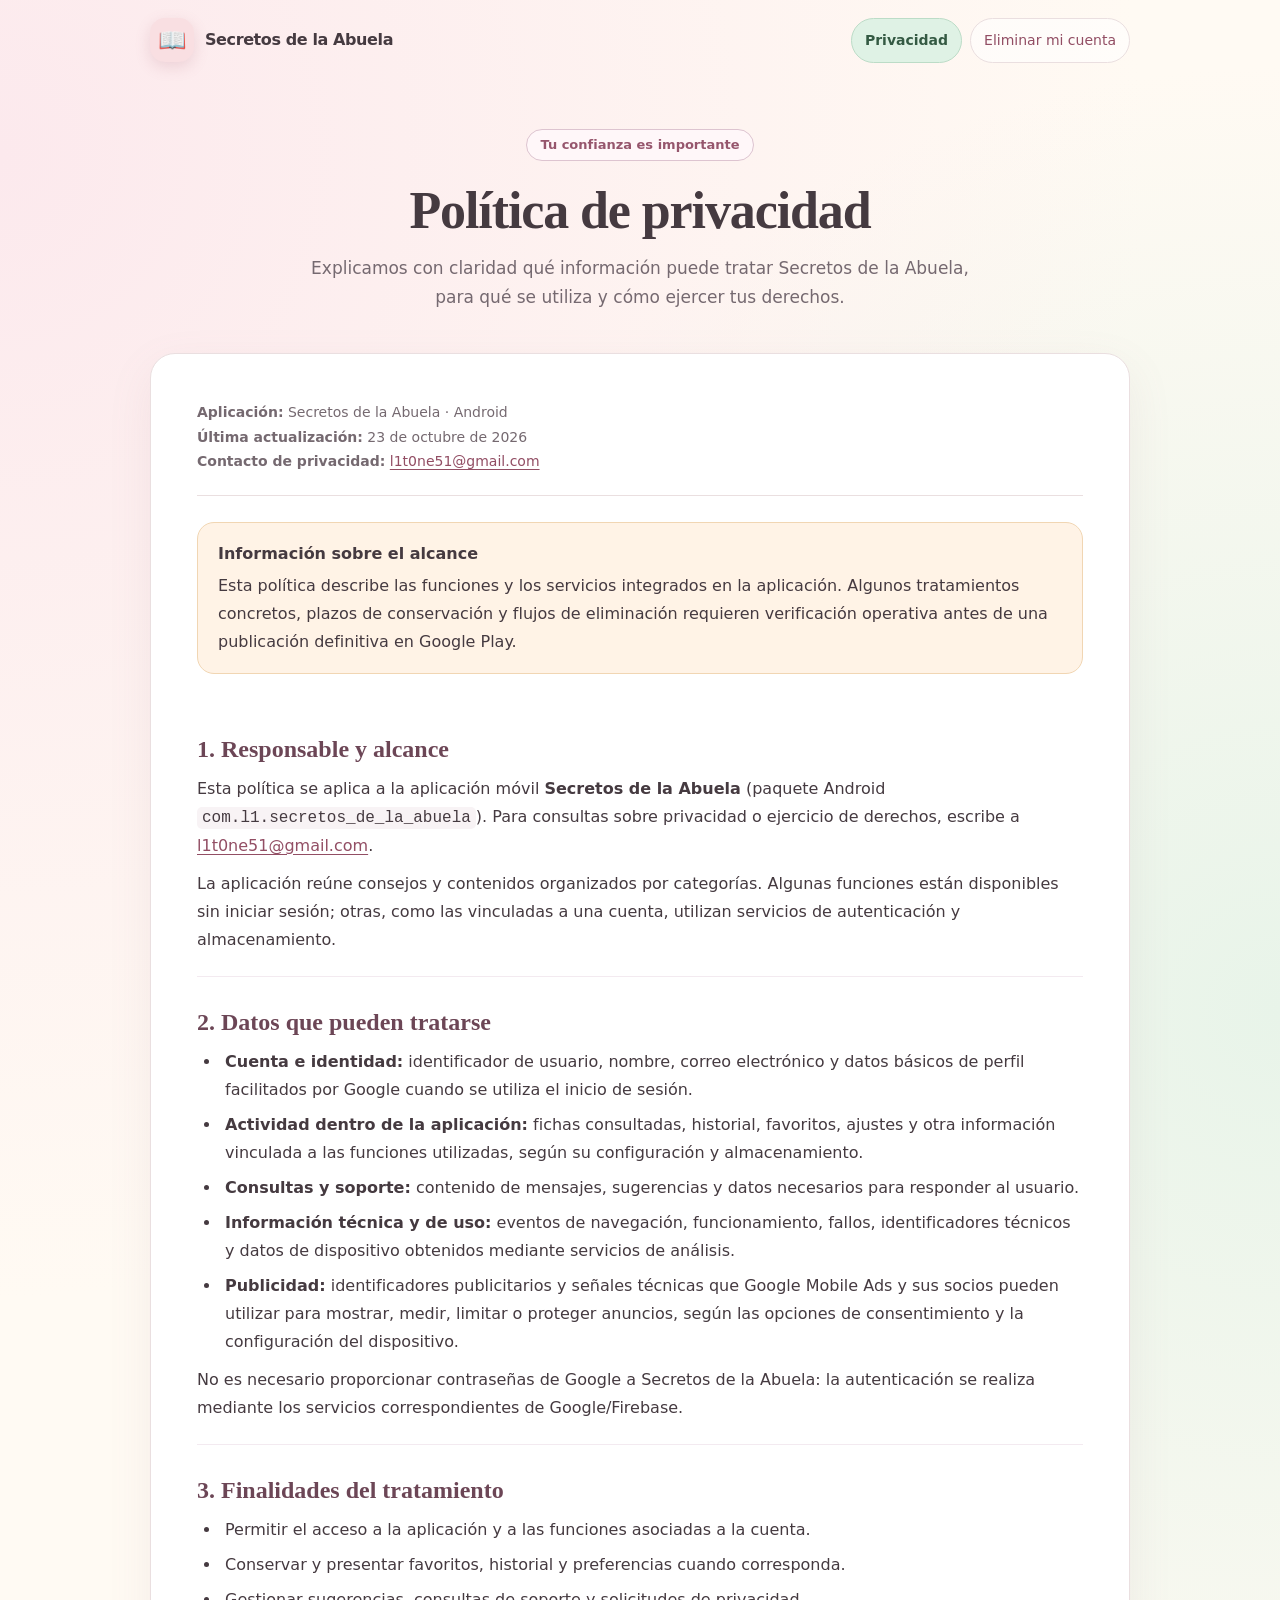
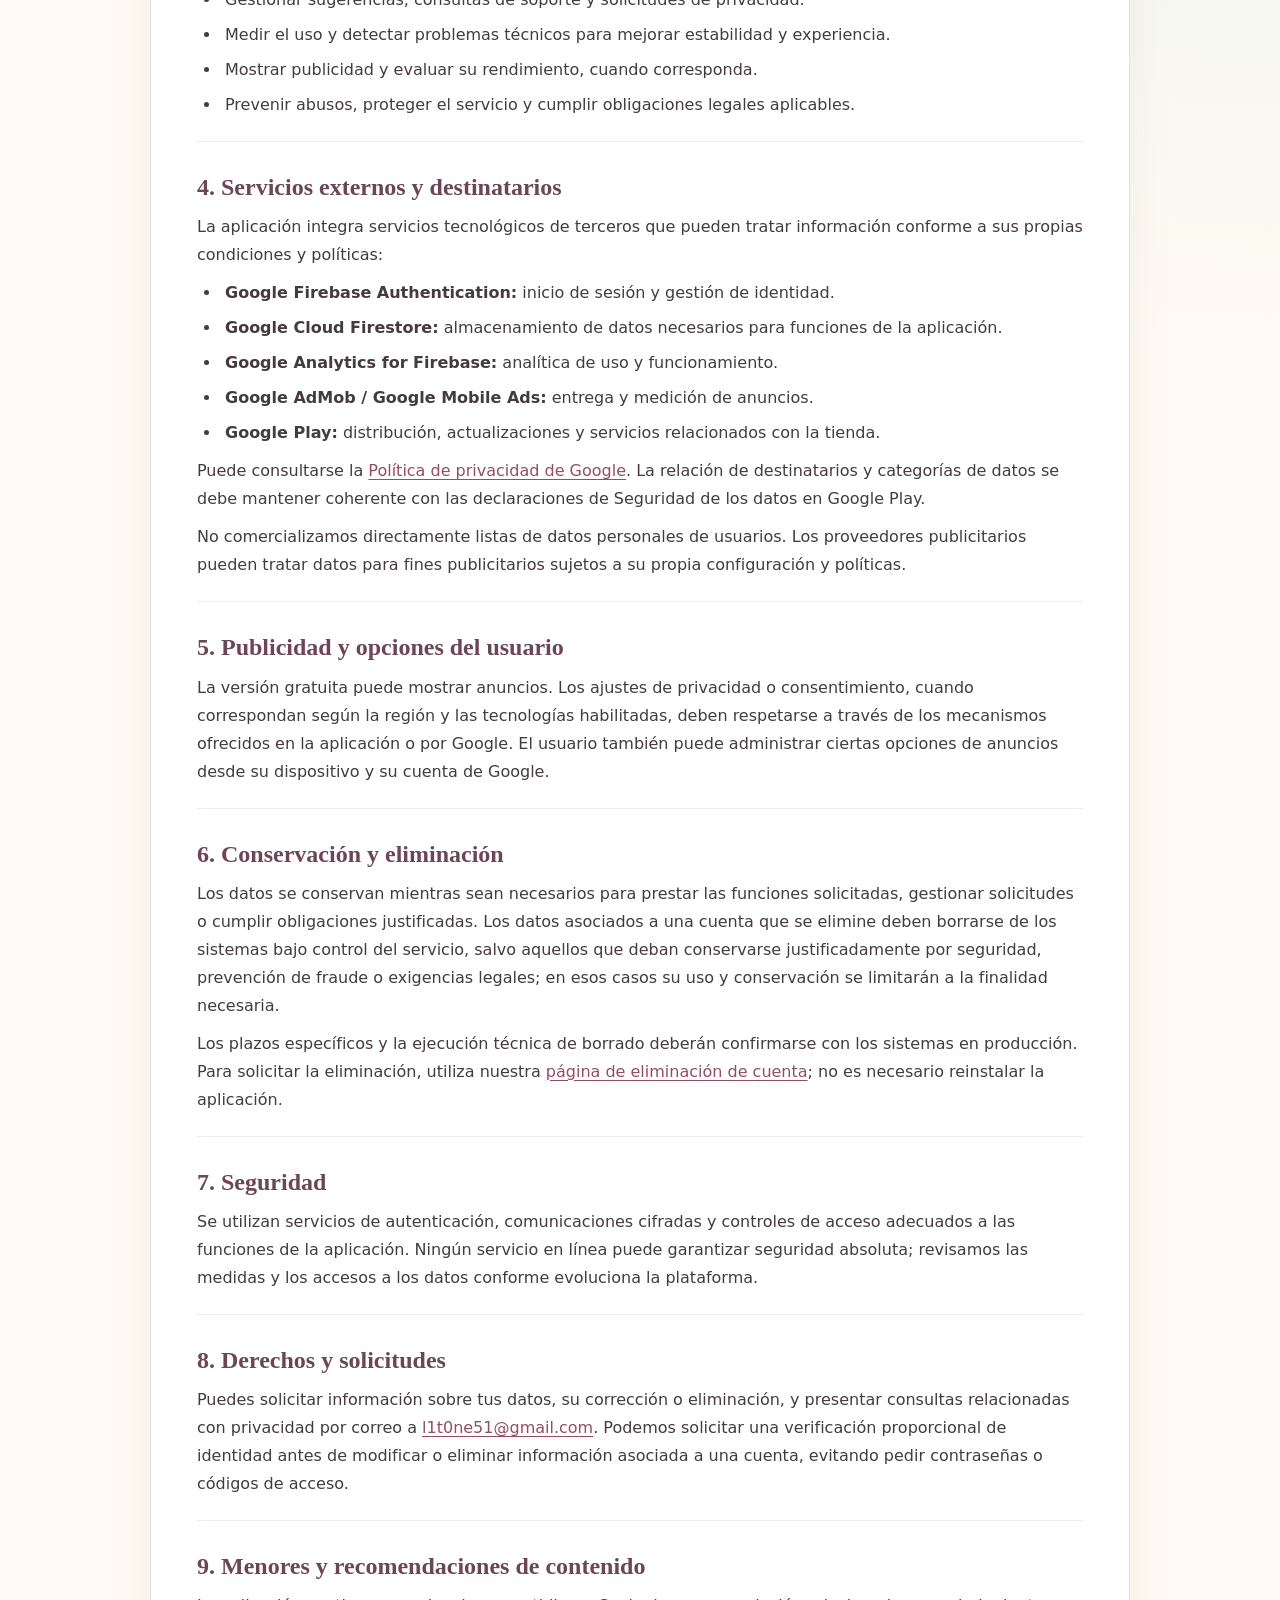
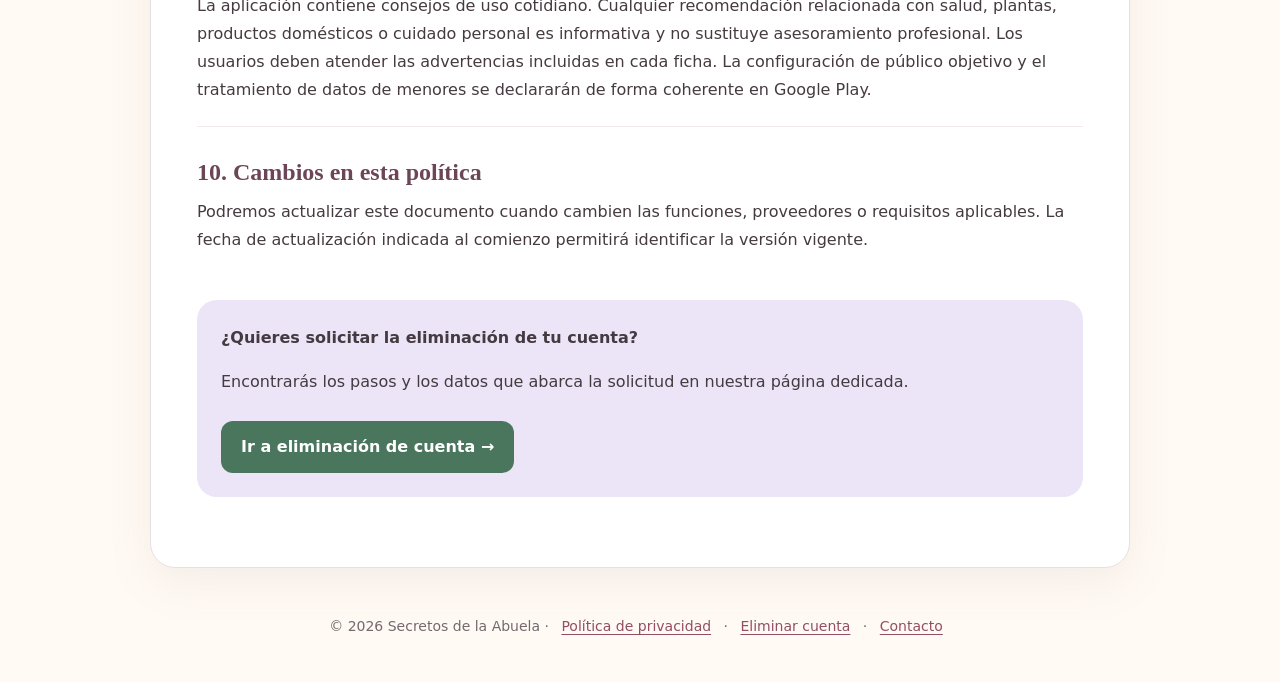
<file: index.html>
<!doctype html>
<html lang="es-419"><head><meta charset="utf-8"><meta name="viewport" content="width=device-width, initial-scale=1"><meta name="description" content="Política de privacidad de la aplicación Android Secretos de la Abuela."><meta name="theme-color" content="#fffaf3"><title>Política de privacidad | Secretos de la Abuela</title><link rel="stylesheet" href="styles.css"></head><body>
<header class="top"><div class="wrap nav"><a class="brand" href="./"><span class="mark" aria-hidden="true">📖</span>Secretos de la Abuela</a><nav class="nav-links" aria-label="Documentos legales"><a aria-current="page" href="./">Privacidad</a><a href="eliminar-cuenta.html">Eliminar mi cuenta</a></nav></div></header>
<main class="wrap"><div class="hero"><span class="eyebrow">Tu confianza es importante</span><h1>Política de privacidad</h1><p class="lead">Explicamos con claridad qué información puede tratar Secretos de la Abuela, para qué se utiliza y cómo ejercer tus derechos.</p></div><article class="content"><div class="meta"><strong>Aplicación:</strong> Secretos de la Abuela · Android<br><strong>Última actualización:</strong> 23 de octubre de 2026<br><strong>Contacto de privacidad:</strong> <a href="mailto:l1t0ne51@gmail.com">l1t0ne51@gmail.com</a></div>
<div class="notice"><strong>Información sobre el alcance</strong>Esta política describe las funciones y los servicios integrados en la aplicación. Algunos tratamientos concretos, plazos de conservación y flujos de eliminación requieren verificación operativa antes de una publicación definitiva en Google Play.</div>
<section class="section"><h2>1. Responsable y alcance</h2><p>Esta política se aplica a la aplicación móvil <strong>Secretos de la Abuela</strong> (paquete Android <code>com.l1.secretos_de_la_abuela</code>). Para consultas sobre privacidad o ejercicio de derechos, escribe a <a href="mailto:l1t0ne51@gmail.com">l1t0ne51@gmail.com</a>.</p><p>La aplicación reúne consejos y contenidos organizados por categorías. Algunas funciones están disponibles sin iniciar sesión; otras, como las vinculadas a una cuenta, utilizan servicios de autenticación y almacenamiento.</p></section>
<section class="section"><h2>2. Datos que pueden tratarse</h2><ul><li><strong>Cuenta e identidad:</strong> identificador de usuario, nombre, correo electrónico y datos básicos de perfil facilitados por Google cuando se utiliza el inicio de sesión.</li><li><strong>Actividad dentro de la aplicación:</strong> fichas consultadas, historial, favoritos, ajustes y otra información vinculada a las funciones utilizadas, según su configuración y almacenamiento.</li><li><strong>Consultas y soporte:</strong> contenido de mensajes, sugerencias y datos necesarios para responder al usuario.</li><li><strong>Información técnica y de uso:</strong> eventos de navegación, funcionamiento, fallos, identificadores técnicos y datos de dispositivo obtenidos mediante servicios de análisis.</li><li><strong>Publicidad:</strong> identificadores publicitarios y señales técnicas que Google Mobile Ads y sus socios pueden utilizar para mostrar, medir, limitar o proteger anuncios, según las opciones de consentimiento y la configuración del dispositivo.</li></ul><p>No es necesario proporcionar contraseñas de Google a Secretos de la Abuela: la autenticación se realiza mediante los servicios correspondientes de Google/Firebase.</p></section>
<section class="section"><h2>3. Finalidades del tratamiento</h2><ul><li>Permitir el acceso a la aplicación y a las funciones asociadas a la cuenta.</li><li>Conservar y presentar favoritos, historial y preferencias cuando corresponda.</li><li>Gestionar sugerencias, consultas de soporte y solicitudes de privacidad.</li><li>Medir el uso y detectar problemas técnicos para mejorar estabilidad y experiencia.</li><li>Mostrar publicidad y evaluar su rendimiento, cuando corresponda.</li><li>Prevenir abusos, proteger el servicio y cumplir obligaciones legales aplicables.</li></ul></section>
<section class="section"><h2>4. Servicios externos y destinatarios</h2><p>La aplicación integra servicios tecnológicos de terceros que pueden tratar información conforme a sus propias condiciones y políticas:</p><ul><li><strong>Google Firebase Authentication:</strong> inicio de sesión y gestión de identidad.</li><li><strong>Google Cloud Firestore:</strong> almacenamiento de datos necesarios para funciones de la aplicación.</li><li><strong>Google Analytics for Firebase:</strong> analítica de uso y funcionamiento.</li><li><strong>Google AdMob / Google Mobile Ads:</strong> entrega y medición de anuncios.</li><li><strong>Google Play:</strong> distribución, actualizaciones y servicios relacionados con la tienda.</li></ul><p>Puede consultarse la <a href="https://policies.google.com/privacy" rel="noopener noreferrer">Política de privacidad de Google</a>. La relación de destinatarios y categorías de datos se debe mantener coherente con las declaraciones de Seguridad de los datos en Google Play.</p><p>No comercializamos directamente listas de datos personales de usuarios. Los proveedores publicitarios pueden tratar datos para fines publicitarios sujetos a su propia configuración y políticas.</p></section>
<section class="section"><h2>5. Publicidad y opciones del usuario</h2><p>La versión gratuita puede mostrar anuncios. Los ajustes de privacidad o consentimiento, cuando correspondan según la región y las tecnologías habilitadas, deben respetarse a través de los mecanismos ofrecidos en la aplicación o por Google. El usuario también puede administrar ciertas opciones de anuncios desde su dispositivo y su cuenta de Google.</p></section>
<section class="section"><h2>6. Conservación y eliminación</h2><p>Los datos se conservan mientras sean necesarios para prestar las funciones solicitadas, gestionar solicitudes o cumplir obligaciones justificadas. Los datos asociados a una cuenta que se elimine deben borrarse de los sistemas bajo control del servicio, salvo aquellos que deban conservarse justificadamente por seguridad, prevención de fraude o exigencias legales; en esos casos su uso y conservación se limitarán a la finalidad necesaria.</p><p>Los plazos específicos y la ejecución técnica de borrado deberán confirmarse con los sistemas en producción. Para solicitar la eliminación, utiliza nuestra <a href="eliminar-cuenta.html">página de eliminación de cuenta</a>; no es necesario reinstalar la aplicación.</p></section>
<section class="section"><h2>7. Seguridad</h2><p>Se utilizan servicios de autenticación, comunicaciones cifradas y controles de acceso adecuados a las funciones de la aplicación. Ningún servicio en línea puede garantizar seguridad absoluta; revisamos las medidas y los accesos a los datos conforme evoluciona la plataforma.</p></section>
<section class="section"><h2>8. Derechos y solicitudes</h2><p>Puedes solicitar información sobre tus datos, su corrección o eliminación, y presentar consultas relacionadas con privacidad por correo a <a href="mailto:l1t0ne51@gmail.com">l1t0ne51@gmail.com</a>. Podemos solicitar una verificación proporcional de identidad antes de modificar o eliminar información asociada a una cuenta, evitando pedir contraseñas o códigos de acceso.</p></section>
<section class="section"><h2>9. Menores y recomendaciones de contenido</h2><p>La aplicación contiene consejos de uso cotidiano. Cualquier recomendación relacionada con salud, plantas, productos domésticos o cuidado personal es informativa y no sustituye asesoramiento profesional. Los usuarios deben atender las advertencias incluidas en cada ficha. La configuración de público objetivo y el tratamiento de datos de menores se declararán de forma coherente en Google Play.</p></section>
<section class="section"><h2>10. Cambios en esta política</h2><p>Podremos actualizar este documento cuando cambien las funciones, proveedores o requisitos aplicables. La fecha de actualización indicada al comienzo permitirá identificar la versión vigente.</p></section>
<div class="callto"><strong>¿Quieres solicitar la eliminación de tu cuenta?</strong><p>Encontrarás los pasos y los datos que abarca la solicitud en nuestra página dedicada.</p><a class="button" href="eliminar-cuenta.html">Ir a eliminación de cuenta →</a></div>
</article></main><footer>© 2026 Secretos de la Abuela · <a href="./">Política de privacidad</a> · <a href="eliminar-cuenta.html">Eliminar cuenta</a> · <a href="mailto:l1t0ne51@gmail.com">Contacto</a></footer></body></html>
</file>
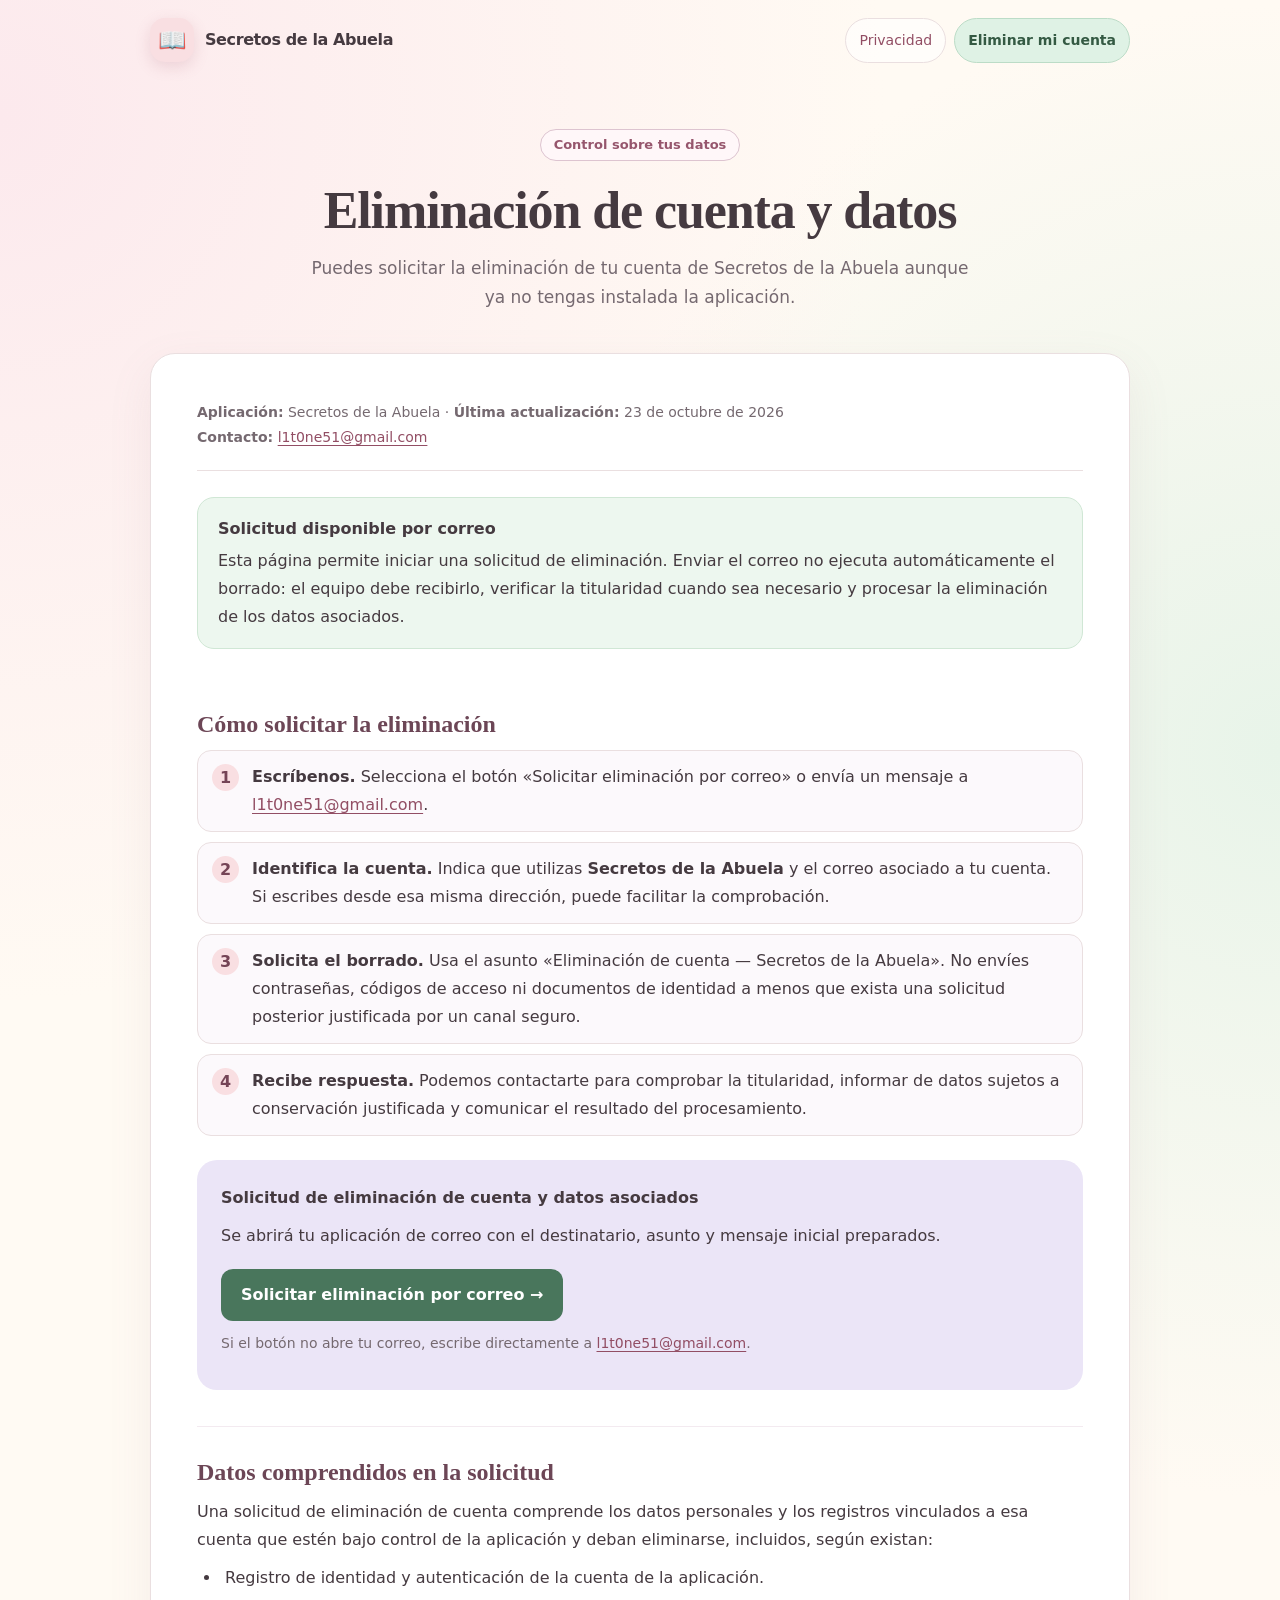
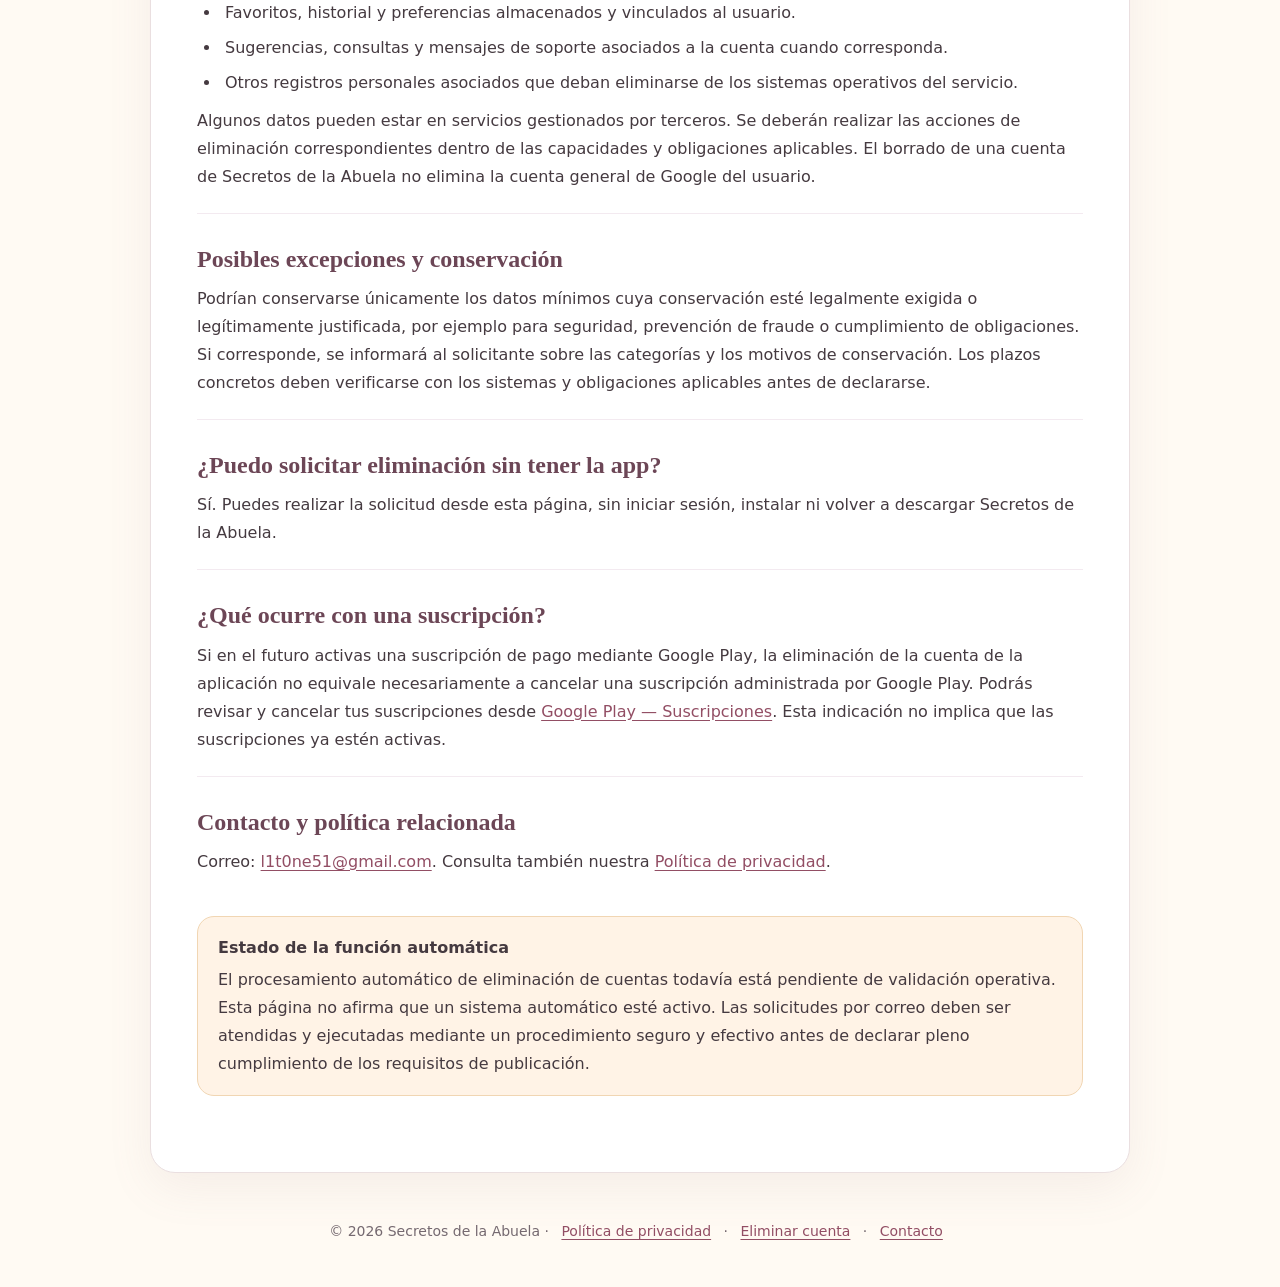
<file: eliminar-cuenta.html>
<!doctype html><html lang="es-419"><head><meta charset="utf-8"><meta name="viewport" content="width=device-width, initial-scale=1"><meta name="description" content="Cómo solicitar la eliminación de una cuenta y sus datos en Secretos de la Abuela."><meta name="theme-color" content="#fffaf3"><title>Eliminar cuenta y datos | Secretos de la Abuela</title><link rel="stylesheet" href="styles.css"></head><body>
<header class="top"><div class="wrap nav"><a class="brand" href="./"><span class="mark" aria-hidden="true">📖</span>Secretos de la Abuela</a><nav class="nav-links" aria-label="Documentos legales"><a href="./">Privacidad</a><a aria-current="page" href="eliminar-cuenta.html">Eliminar mi cuenta</a></nav></div></header>
<main class="wrap"><div class="hero"><span class="eyebrow">Control sobre tus datos</span><h1>Eliminación de cuenta y datos</h1><p class="lead">Puedes solicitar la eliminación de tu cuenta de Secretos de la Abuela aunque ya no tengas instalada la aplicación.</p></div><article class="content"><div class="meta"><strong>Aplicación:</strong> Secretos de la Abuela · <strong>Última actualización:</strong> 23 de octubre de 2026<br><strong>Contacto:</strong> <a href="mailto:l1t0ne51@gmail.com">l1t0ne51@gmail.com</a></div>
<div class="notice green"><strong>Solicitud disponible por correo</strong>Esta página permite iniciar una solicitud de eliminación. Enviar el correo no ejecuta automáticamente el borrado: el equipo debe recibirlo, verificar la titularidad cuando sea necesario y procesar la eliminación de los datos asociados.</div>
<section class="section"><h2>Cómo solicitar la eliminación</h2><ol class="steps"><li><strong>Escríbenos.</strong> Selecciona el botón «Solicitar eliminación por correo» o envía un mensaje a <a href="mailto:l1t0ne51@gmail.com">l1t0ne51@gmail.com</a>.</li><li><strong>Identifica la cuenta.</strong> Indica que utilizas <strong>Secretos de la Abuela</strong> y el correo asociado a tu cuenta. Si escribes desde esa misma dirección, puede facilitar la comprobación.</li><li><strong>Solicita el borrado.</strong> Usa el asunto «Eliminación de cuenta — Secretos de la Abuela». No envíes contraseñas, códigos de acceso ni documentos de identidad a menos que exista una solicitud posterior justificada por un canal seguro.</li><li><strong>Recibe respuesta.</strong> Podemos contactarte para comprobar la titularidad, informar de datos sujetos a conservación justificada y comunicar el resultado del procesamiento.</li></ol><div class="callto"><strong>Solicitud de eliminación de cuenta y datos asociados</strong><p>Se abrirá tu aplicación de correo con el destinatario, asunto y mensaje inicial preparados.</p><a class="button" href="mailto:l1t0ne51@gmail.com?subject=Eliminaci%C3%B3n%20de%20cuenta%20%E2%80%94%20Secretos%20de%20la%20Abuela&body=Hola%2C%20solicito%20la%20eliminaci%C3%B3n%20de%20mi%20cuenta%20de%20Secretos%20de%20la%20Abuela%20y%20los%20datos%20asociados.%0A%0ACorreo%20vinculado%20a%20la%20cuenta%3A%20%0A%0AGracias.">Solicitar eliminación por correo →</a><p class="small">Si el botón no abre tu correo, escribe directamente a <a href="mailto:l1t0ne51@gmail.com">l1t0ne51@gmail.com</a>.</p></div></section>
<section class="section"><h2>Datos comprendidos en la solicitud</h2><p>Una solicitud de eliminación de cuenta comprende los datos personales y los registros vinculados a esa cuenta que estén bajo control de la aplicación y deban eliminarse, incluidos, según existan:</p><ul><li>Registro de identidad y autenticación de la cuenta de la aplicación.</li><li>Favoritos, historial y preferencias almacenados y vinculados al usuario.</li><li>Sugerencias, consultas y mensajes de soporte asociados a la cuenta cuando corresponda.</li><li>Otros registros personales asociados que deban eliminarse de los sistemas operativos del servicio.</li></ul><p>Algunos datos pueden estar en servicios gestionados por terceros. Se deberán realizar las acciones de eliminación correspondientes dentro de las capacidades y obligaciones aplicables. El borrado de una cuenta de Secretos de la Abuela no elimina la cuenta general de Google del usuario.</p></section>
<section class="section"><h2>Posibles excepciones y conservación</h2><p>Podrían conservarse únicamente los datos mínimos cuya conservación esté legalmente exigida o legítimamente justificada, por ejemplo para seguridad, prevención de fraude o cumplimiento de obligaciones. Si corresponde, se informará al solicitante sobre las categorías y los motivos de conservación. Los plazos concretos deben verificarse con los sistemas y obligaciones aplicables antes de declararse.</p></section>
<section class="section"><h2>¿Puedo solicitar eliminación sin tener la app?</h2><p>Sí. Puedes realizar la solicitud desde esta página, sin iniciar sesión, instalar ni volver a descargar Secretos de la Abuela.</p></section>
<section class="section"><h2>¿Qué ocurre con una suscripción?</h2><p>Si en el futuro activas una suscripción de pago mediante Google Play, la eliminación de la cuenta de la aplicación no equivale necesariamente a cancelar una suscripción administrada por Google Play. Podrás revisar y cancelar tus suscripciones desde <a href="https://play.google.com/store/account/subscriptions" rel="noopener noreferrer">Google Play — Suscripciones</a>. Esta indicación no implica que las suscripciones ya estén activas.</p></section>
<section class="section"><h2>Contacto y política relacionada</h2><p>Correo: <a href="mailto:l1t0ne51@gmail.com">l1t0ne51@gmail.com</a>. Consulta también nuestra <a href="./">Política de privacidad</a>.</p></section>
<div class="notice"><strong>Estado de la función automática</strong>El procesamiento automático de eliminación de cuentas todavía está pendiente de validación operativa. Esta página no afirma que un sistema automático esté activo. Las solicitudes por correo deben ser atendidas y ejecutadas mediante un procedimiento seguro y efectivo antes de declarar pleno cumplimiento de los requisitos de publicación.</div>
</article></main><footer>© 2026 Secretos de la Abuela · <a href="./">Política de privacidad</a> · <a href="eliminar-cuenta.html">Eliminar cuenta</a> · <a href="mailto:l1t0ne51@gmail.com">Contacto</a></footer></body></html>
</file>
<file: styles.css>
:root{--cream:#fffaf3;--paper:#ffffff;--rose:#f9dfe2;--pink:#cf7f92;--mint:#dff2e5;--green:#49765c;--lavender:#ebe5f7;--ink:#453a40;--muted:#756970;--line:#eadfe0;--accent:#b9687d}*{box-sizing:border-box}html{scroll-behavior:smooth}body{margin:0;background:radial-gradient(circle at 0 4%,#fce9ed 0,transparent 29%),radial-gradient(circle at 100% 26%,#e8f4e9 0,transparent 30%),var(--cream);color:var(--ink);font:16px/1.75 system-ui,-apple-system,'Segoe UI',sans-serif}a{color:#924e64;text-underline-offset:3px}a:hover{color:#67394c}.wrap{width:min(980px,calc(100% - 36px));margin:auto}.top{padding:18px 0}.nav{display:flex;align-items:center;justify-content:space-between;gap:16px;flex-wrap:wrap}.brand{display:flex;align-items:center;gap:11px;text-decoration:none;color:var(--ink);font-weight:800;letter-spacing:-.4px}.mark{height:44px;width:44px;display:grid;place-items:center;border-radius:15px;background:var(--rose);font-size:23px;box-shadow:0 5px 15px #a95e7330}.nav-links{display:flex;gap:8px;flex-wrap:wrap}.nav-links a{font-size:14px;text-decoration:none;padding:9px 13px;border:1px solid var(--line);border-radius:999px;background:#fff9}.nav-links a[aria-current=page]{background:var(--mint);border-color:#bcdcc7;color:#345a43;font-weight:700}.hero{padding:48px 0 30px;text-align:center}.eyebrow{display:inline-block;border:1px solid #ddc4d0;background:#fff7f9;border-radius:999px;padding:4px 13px;color:#96566d;font-size:13px;font-weight:700}h1{font-family:Georgia,'Times New Roman',serif;font-size:clamp(32px,5vw,52px);line-height:1.18;letter-spacing:-1.1px;margin:19px 0 12px}.lead{max-width:670px;margin:0 auto;color:var(--muted);font-size:17px}.content{background:var(--paper);border:1px solid var(--line);border-radius:25px;box-shadow:0 15px 45px #9e7b8819;padding:clamp(22px,4.2vw,46px);margin:10px auto 46px}.meta{font-size:14px;color:var(--muted);border-bottom:1px solid var(--line);padding-bottom:21px;margin-bottom:26px}.notice{border-radius:17px;background:#fff3e6;border:1px solid #f1d6b3;padding:17px 20px;margin:18px 0 30px}.notice.green{background:#edf7ef;border-color:#d0e7d5}.notice strong{display:block;margin-bottom:4px}.section{padding:8px 0 12px;border-bottom:1px solid #f3eaf0}.section:last-of-type{border-bottom:0}.section h2{font-family:Georgia,'Times New Roman',serif;font-size:24px;line-height:1.3;margin:22px 0 10px;color:#6c4656}.section h3{font-size:17px;margin:18px 0 6px;color:#66515a}.section p{margin:10px 0}.section ul,.section ol{padding-left:24px;margin:10px 0}.section li{padding-left:4px;margin:7px 0}.callto{background:var(--lavender);padding:24px;border-radius:20px;margin:24px 0}.button{display:inline-block;text-decoration:none;background:var(--green);color:#fff;border-radius:12px;padding:12px 20px;font-weight:750;margin-top:9px}.button:hover{background:#355942;color:#fff}.small{font-size:14px;color:var(--muted)}footer{text-align:center;padding:0 16px 44px;color:var(--muted);font-size:14px}footer a{margin:0 8px}.steps{counter-reset:step;list-style:none!important;padding:0!important}.steps>li{position:relative;padding:12px 14px 12px 54px!important;background:#fcf9fc;border:1px solid var(--line);border-radius:14px;margin:10px 0}.steps>li:before{counter-increment:step;content:counter(step);position:absolute;left:14px;top:13px;height:27px;width:27px;border-radius:50%;display:grid;place-items:center;background:var(--rose);font-weight:750;color:#754456}code{overflow-wrap:anywhere;background:#f8f3f5;padding:2px 5px;border-radius:5px}@media(max-width:650px){.nav{justify-content:center}.hero{padding-top:27px}.content{border-radius:18px}.nav-links{justify-content:center}}
</file>
